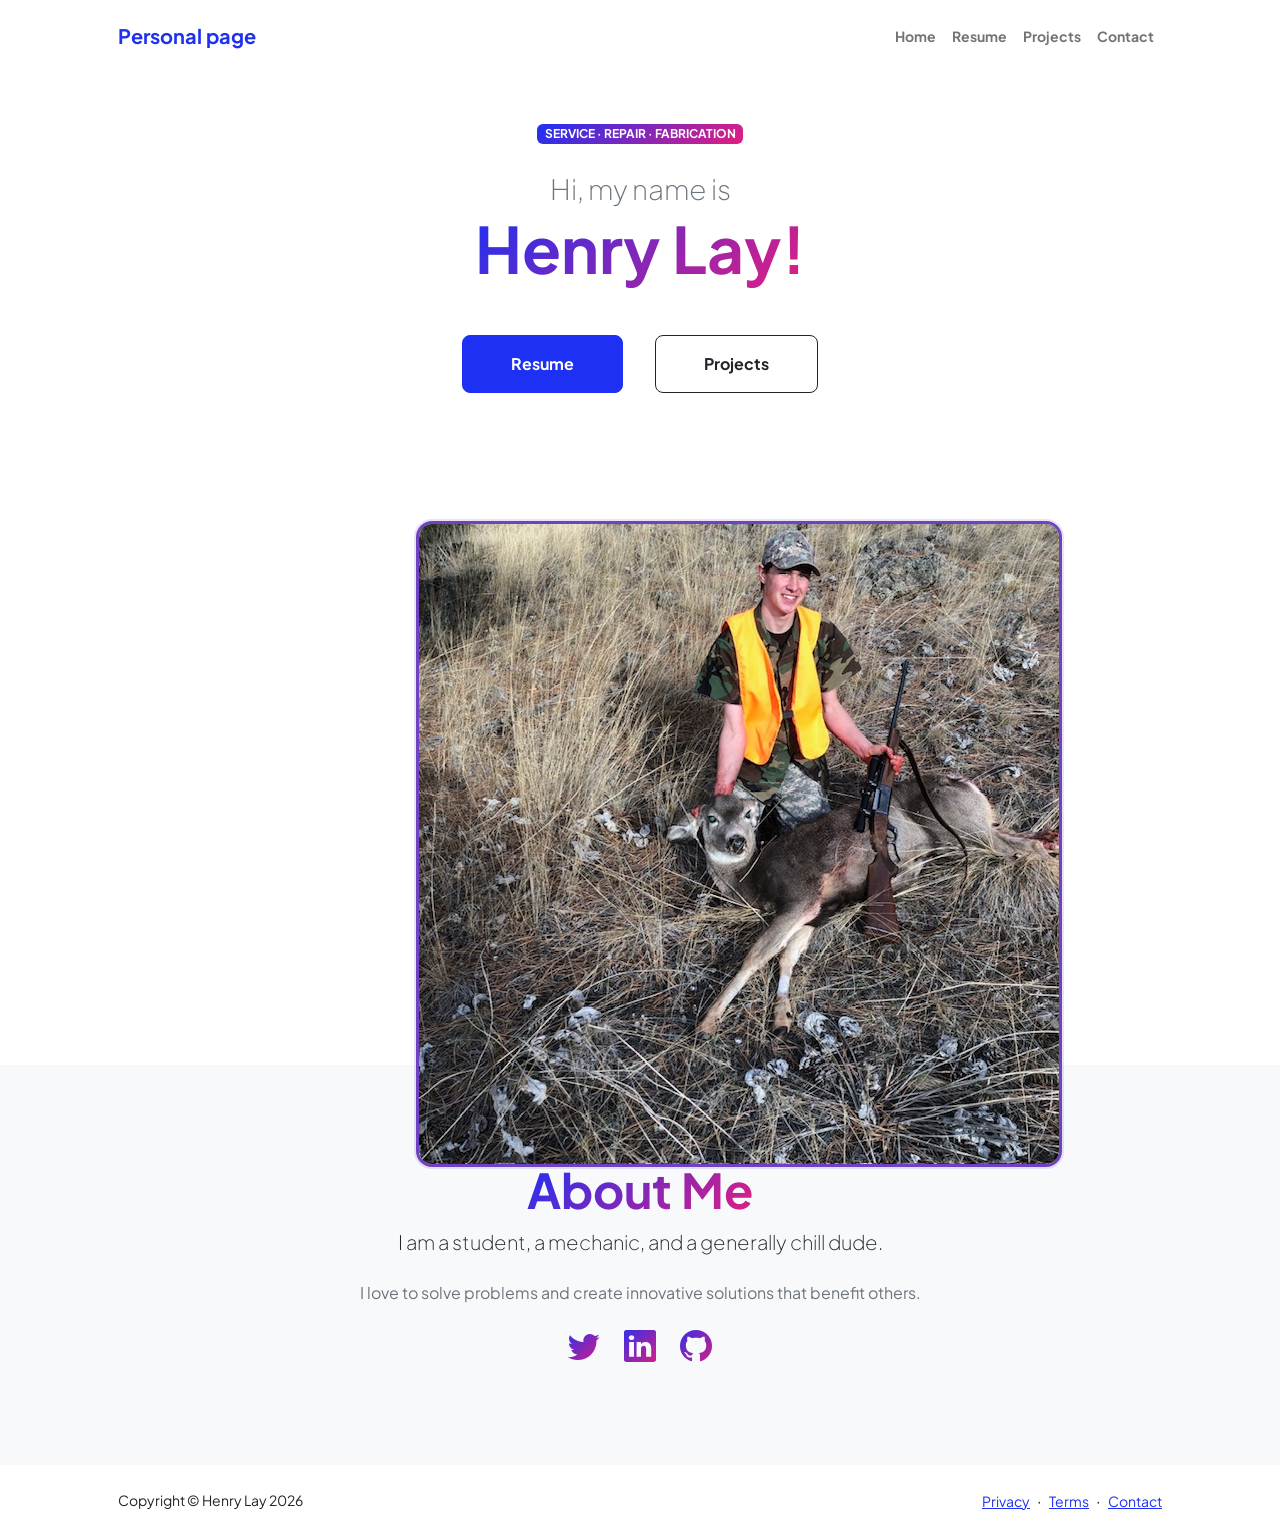
<file: index.html>
<!DOCTYPE html>
<html lang="en">
    <head>
        <meta charset="utf-8" />
        <meta name="viewport" content="width=device-width, initial-scale=1, shrink-to-fit=no" />
        <meta name="description" content="" />
        <meta name="author" content="" />
        <title>Personal - Start Bootstrap Theme</title>
        <!-- Favicon-->
        <link rel="icon" type="image/x-icon" href="favicon.ico" />
        <!-- Custom Google font-->
        <link rel="preconnect" href="https://fonts.googleapis.com" />
        <link rel="preconnect" href="https://fonts.gstatic.com" crossorigin />
        <link href="https://fonts.googleapis.com/css2?family=Plus+Jakarta+Sans:wght@100;200;300;400;500;600;700;800;900&amp;display=swap" rel="stylesheet" />
        <!-- Bootstrap icons-->
        <link href="https://cdn.jsdelivr.net/npm/bootstrap-icons@1.8.1/font/bootstrap-icons.css" rel="stylesheet" />
        <!-- Core theme CSS (includes Bootstrap)-->
        <link href="styles.css" rel="stylesheet" />
    </head>
    <body class="d-flex flex-column h-100">
        <main class="flex-shrink-0">
            <!-- Navigation-->
            <nav class="navbar navbar-expand-lg navbar-light bg-white py-3">
                <div class="container px-5">
                    <a class="navbar-brand" href="index.html"><span class="fw-bolder text-primary">Personal page</span></a>
                    <button class="navbar-toggler" type="button" data-bs-toggle="collapse" data-bs-target="#navbarSupportedContent" aria-controls="navbarSupportedContent" aria-expanded="false" aria-label="Toggle navigation"><span class="navbar-toggler-icon"></span></button>
                    <div class="collapse navbar-collapse" id="navbarSupportedContent">
                        <ul class="navbar-nav ms-auto mb-2 mb-lg-0 small fw-bolder">
                            <li class="nav-item"><a class="nav-link" href="index.html">Home</a></li>
                            <li class="nav-item"><a class="nav-link" href="resume.html">Resume</a></li>
                            <li class="nav-item"><a class="nav-link" href="Projects-scratch.html">Projects</a></li>
                            <li class="nav-item"><a class="nav-link" href="contact.html">Contact</a></li>
                        </ul>
                    </div>
                </div>
            </nav>
            <!-- Header-->
            <header class="py-5">
                <div class="container px-5 pb-5">
                    <div class="row gx-5 align-items-center">
                        <div class="col-xxl-5">
                            <!-- Header text content-->
                            <div class="text-center text-xxl-start">
                                <div class="badge bg-gradient-primary-to-secondary text-white mb-4"><div class="text-uppercase">Service &middot; Repair &middot; Fabrication</div></div>
                                <div class="fs-3 fw-light text-muted">Hi, my name is</div>
                                <h1 class="display-3 fw-bolder mb-5"><span class="text-gradient d-inline">Henry Lay!</span></h1>
                                <div class="d-grid gap-3 d-sm-flex justify-content-sm-center justify-content-xxl-start mb-3">
                                    <a class="btn btn-primary btn-lg px-5 py-3 me-sm-3 fs-6 fw-bolder" href="resume.html">Resume</a>
                                    <a class="btn btn-outline-dark btn-lg px-5 py-3 fs-6 fw-bolder" href="Projects-scratch.html">Projects</a>
                                </div>
                            </div>
                        </div>
                        <div class="col-xxl-7">
                            <!-- Header profile picture-->
                            <div class="d-flex justify-content-center mt-5 mt-xxl-0">
                                <div class="profile bg-gradient-primary-to-secondary">
                                    <!-- TIP: For best results, use a photo with a transparent background like the demo example below-->
                                    <!-- Watch a tutorial on how to do this on YouTube (link)-->
                                    <img class="IMG_2179-IMG" src="IMG_2179.JPG" alt="..." />
                                </div>
                            </div>
                        </div>
                    </div>
                </div>
            </header>
            <!-- About Section-->
            <section class="bg-light py-5">
                <div class="container px-5">
                    <div class="row gx-5 justify-content-center">
                        <div class="col-xxl-8">
                            <div class="text-center my-5">
                                <h2 class="display-5 fw-bolder"><span class="text-gradient d-inline">About Me</span></h2>
                                <p class="lead fw-light mb-4">I am a student, a mechanic, and a generally chill dude.</p>
                                <p class="text-muted">I love to solve problems and create innovative solutions that benefit others.</p>
                                <div class="d-flex justify-content-center fs-2 gap-4">
                                    <a class="text-gradient" href="#!"><i class="bi bi-twitter"></i></a>
                                    <a class="text-gradient" href="#!"><i class="bi bi-linkedin"></i></a>
                                    <a class="text-gradient" href="#!"><i class="bi bi-github"></i></a>
                                </div>
                            </div>
                        </div>
                    </div>
                </div>
            </section>
        </main>
        <!-- Footer-->
        <footer class="bg-white py-4 mt-auto">
            <div class="container px-5">
                <div class="row align-items-center justify-content-between flex-column flex-sm-row">
                    <div class="col-auto"><div class="small m-0">Copyright &copy; Henry Lay 2026</div></div>
                    <div class="col-auto">
                        <a class="small" href="#!">Privacy</a>
                        <span class="mx-1">&middot;</span>
                        <a class="small" href="#!">Terms</a>
                        <span class="mx-1">&middot;</span>
                        <a class="small" href="#!">Contact</a>
                    </div>
                </div>
            </div>
        </footer>
        <!-- Bootstrap core JS-->
        <script src="https://cdn.jsdelivr.net/npm/bootstrap@5.2.3/dist/js/bootstrap.bundle.min.js"></script>
        <!-- Core theme JS-->
        <script src="scripts.js"></script>
    </body>
</html>
</file>
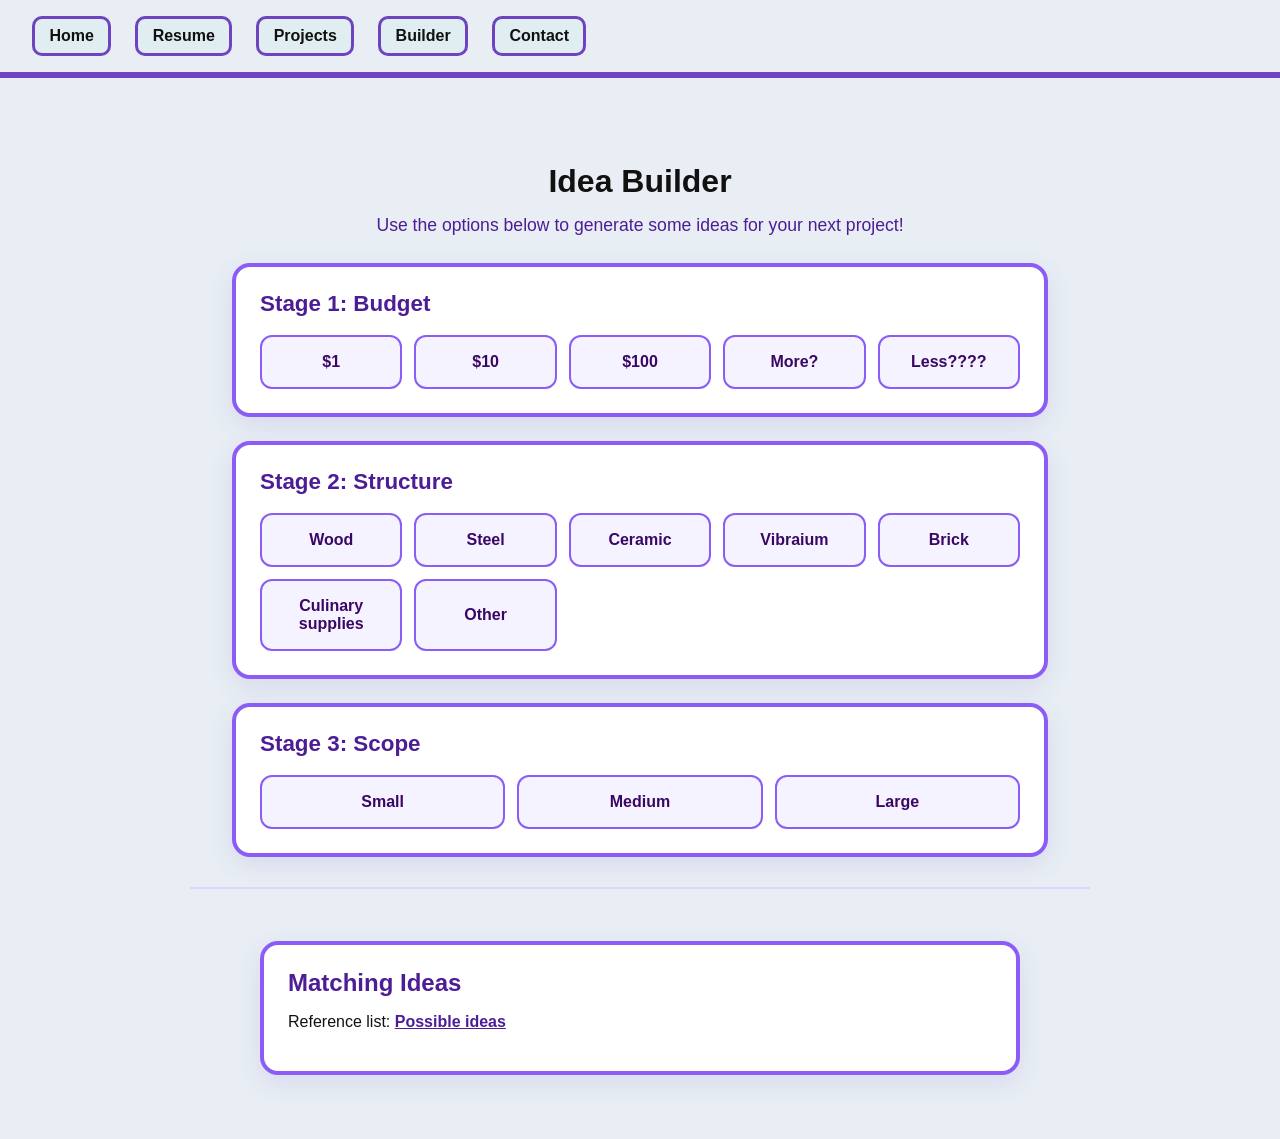
<file: Builder.html>
<html>
    <head>
        <title>Idea Builder</title>
        <style>
            body {
                margin: 0;
                font-family: "Plus Jakarta Sans", Arial, sans-serif;
                background: #e8eef4;
                color: #111;
            }

            nav {
                text-align: left;
                width: 100%;
                padding: 1rem 2rem 0;
                border-bottom: 6px solid #6f42c1;
                box-sizing: border-box;
            }

            nav ul {
                display: flex;
                justify-content: flex-start;
                align-items: center;
                gap: 1.5rem;
                list-style: none;
                margin: 0;
                padding: 0 0 1rem;
                flex-wrap: wrap;
            }

            nav li {
                display: inline-block;
            }

            nav a {
                color: #111;
                text-decoration: none;
                border: 3px solid #6f42c1;
                border-radius: 10px;
                padding: 0.5rem 0.9rem;
                display: inline-block;
                background: #e0edf1;
                font-weight: 600;
            }

            .builder-shell {
                max-width: 900px;
                margin: 40px auto;
                padding: 24px;
            }

            h1 {
                margin-bottom: 12px;
                text-align: center;
            }

            .intro-text {
                margin: 0 0 20px;
                text-align: center;
                font-size: 1.1rem;
                color: #4c1d95;
                line-height: 1.5;
            }

            .stage-flow {
                display: flex;
                justify-content: center;
                margin-top: 24px;
            }

            .stage-card {
                width: 100%;
                max-width: 760px;
                padding: 24px;
                background: #ffffff;
                border: 4px solid #8b5cf6;
                border-radius: 18px;
                box-shadow: 0 8px 24px rgba(107, 70, 193, 0.12);
            }

            .stage-header {
                font-size: 1.4rem;
                font-weight: 700;
                margin-bottom: 18px;
                color: #4c1d95;
            }

            .option-grid {
                display: grid;
                grid-template-columns: repeat(auto-fit, minmax(120px, 1fr));
                gap: 12px;
            }

            .option {
                padding: 16px 12px;
                font-size: 1rem;
                font-weight: 600;
                border: 2px solid #8b5cf6;
                border-radius: 12px;
                background: #f5f3ff;
                color: #3b0764;
                cursor: pointer;
                transition: all 0.2s ease;
            }

            .option:hover,
            .option.selected {
                background: #ede9fe;
                transform: translateY(-1px);
                box-shadow: 0 0 0 2px rgba(139, 92, 246, 0.2);
            }

            .idea-box {
                margin-top: 30px;
                padding-top: 20px;
                border-top: 2px solid #ddd6fe;
            }

            label {
                display: block;
                font-weight: 700;
                margin-bottom: 10px;
            }

            textarea,
            input[type="text"] {
                width: 100%;
                box-sizing: border-box;
                padding: 12px;
                border: 2px solid #c4b5fd;
                border-radius: 10px;
                resize: vertical;
                font: inherit;
            }

            .generate-button {
                margin-top: 16px;
                padding: 12px 20px;
                background: #8b5cf6;
                color: white;
                border: none;
                border-radius: 10px;
                font-weight: 700;
                cursor: pointer;
            }

            .ideas-panel {
                width: 100%;
                max-width: 760px;
                margin: 32px auto 0;
                padding: 24px;
                background: #ffffff;
                border: 4px solid #8b5cf6;
                border-radius: 18px;
                box-sizing: border-box;
                box-shadow: 0 8px 24px rgba(107, 70, 193, 0.12);
            }

            .ideas-panel h2 {
                margin: 0 0 12px;
                color: #4c1d95;
            }

            .ideas-panel a {
                color: #4c1d95;
                font-weight: 700;
            }

            .idea-result-list {
                margin: 16px 0 0;
                padding-left: 20px;
                line-height: 1.8;
                color: #111;
            }

            .hidden {
                display: none;
            }
        </style>
    </head>
    <body>
        <nav>
            <ul>
                <li><a href="index.html">Home</a></li>
                <li><a href="resume.html">Resume</a></li>
                <li><a href="Projects-scratch.html">Projects</a></li>
                <li><a href="Builder.html">Builder</a></li>
                <li><a href="contact.html">Contact</a></li>
            </ul>
        </nav>
        <div class="builder-shell">
            <h1>Idea Builder</h1>
            <p class="intro-text">Use the options below to generate some ideas for your next project!</p>
            <div class="stage-flow">
                <div class="stage-card">
                    <div class="stage-header">Stage 1: Budget</div>
                    <div class="option-grid">
                        <button type="button" class="option" data-budget="$1">$1</button>
                        <button type="button" class="option" data-budget="$10">$10</button>
                        <button type="button" class="option" data-budget="$100">$100</button>
                        <button type="button" class="option" data-budget="More?">More?</button>
                        <button type="button" class="option" data-budget="Less????">Less????</button>
                    </div>
                </div>
            </div>

            <div class="stage-flow">
                <div class="stage-card">
                    <div class="stage-header">Stage 2: Structure</div>
                    <div class="option-grid">
                        <button type="button" class="option structure-option" data-structure="Wood">Wood</button>
                        <button type="button" class="option structure-option" data-structure="Steel">Steel</button>
                        <button type="button" class="option structure-option" data-structure="Ceramic">Ceramic</button>
                        <button type="button" class="option structure-option" data-structure="Vibraium">Vibraium</button>
                        <button type="button" class="option structure-option" data-structure="Brick">Brick</button>
                        <button type="button" class="option structure-option" data-structure="Culinary supplies">Culinary supplies</button>
                        <button type="button" class="option structure-option" data-structure="Other">Other</button>
                    </div>

                    <div id="other-structure-wrapper" class="hidden" style="margin-top: 16px;">
                        <label for="other-structure">Please specify</label>
                        <input id="other-structure" type="text" placeholder="Please specify" />
                    </div>
                </div>
            </div>

            <div class="stage-flow">
                <div class="stage-card">
                    <div class="stage-header">Stage 3: Scope</div>
                    <div class="option-grid">
                        <button type="button" class="option scope-option" data-scope="Small">Small</button>
                        <button type="button" class="option scope-option" data-scope="Medium">Medium</button>
                        <button type="button" class="option scope-option" data-scope="Large">Large</button>
                    </div>
                </div>
            </div>

            <div class="idea-box">
                <div id="status-text" class="status-text" aria-live="polite" style="margin-top: 12px; display: none; font-weight: 700; color: #4c1d95;"></div>
            </div>

            <div class="ideas-panel">
                <h2>Matching Ideas</h2>
                <p>Reference list: <a href="Possible%20ideas" target="_blank" rel="noopener">Possible ideas</a></p>
                <ul id="idea-results" class="idea-result-list"></ul>
            </div>
        </div>

        <script>
            let selectedBudget = "";
            let selectedStructure = "";
            let selectedScope = "";

            const statusText = document.getElementById('status-text');
            const ideaResults = document.getElementById('idea-results');

            const ideaDatabase = {
                "$1": {
                    Wood: { Small: ["Toothpick model bridge", "Mini wooden bookmark (scrap wood)", "Popsicle-stick phone stand", "Scrap-wood keychain", "Tiny wooden puzzle piece"], Medium: ["Small shelf from discarded pallet wood", "Rustic picture frame", "Simple bird perch", "Scrap-wood desk organizer", "Mini planter box"], Large: ["Pallet-wood outdoor bench", "Garden compost bin", "Rustic wall paneling", "Wooden crate storage system", "DIY pallet coffee table"] },
                    Steel: { Small: ["Paperclip sculpture", "Tin-can candle holder", "Small wire hook", "Binder-clip phone stand", "Steel washer keychain"], Medium: ["Tin-can lantern", "Wire photo display", "Scrap-metal wind chime", "Simple metal bracket shelf", "Steel-washer coaster set"], Large: ["Scrap-metal garden trellis", "Rebar art sculpture", "Tin-can rocket stove", "Sheet-metal reflector oven", "Steel-pipe clothes rack (found pipes)"] },
                    Ceramic: { Small: ["Broken-tile mosaic coaster", "Ceramic shard jewelry", "Mini planter from a broken mug", "Mosaic fridge magnet", "Ceramic shard keychain"], Medium: ["Mosaic stepping stone", "Tile-top side table (scrap tile)", "Ceramic wall art", "Mosaic serving tray", "Broken-pot fairy garden"], Large: ["Mosaic patio tabletop", "Ceramic garden path", "Large mosaic mural", "Repaired pottery display", "Ceramic-tile fire pit surround"] },
                    Vibraium: { Small: ["Mini 'energy core' prop", "Vibranium-themed keychain", "Tiny shield replica", "Sci-fi badge", "Micro-prop for cosplay"], Medium: ["Vibranium gauntlet prop", "Sci-fi wall panel", "Futuristic mask", "Energy-reactor desk ornament", "Vibranium-style dagger prop"], Large: ["Full cosplay shield", "Sci-fi armor chest piece", "Vibranium reactor display", "Futuristic door panel", "Full helmet build"] },
                    Brick: { Small: ["Mini brick paperweight", "Brick pencil holder", "Brick bookend", "Brick planter", "Brick candle stand"], Medium: ["Brick BBQ starter chimney", "Brick garden border", "Brick fire-safe box", "Brick tool stand", "Brick outdoor stool"], Large: ["Brick oven base", "Brick fire pit", "Brick retaining wall", "Brick grill station", "Brick patio square"] },
                    "Culinary supplies": { Small: ["Sugar-cube sculpture", "Pasta-stick model tower", "Salt-dough ornament", "Spice-jar candle holder", "Cookie-cutter clay mold"], Medium: ["Salt-dough bowl", "Pasta-art wall piece", "DIY spice rack (reused jars)", "Bread-dough sculpture", "Culinary-themed centerpiece"], Large: ["Gingerbread architectural model", "Large salt-dough statue", "Pasta-art mural", "Culinary-material sculpture", "Food-based event display"] },
                    Other: { Small: ["Paper origami", "Rubber-band powered car", "Bottle-cap art", "Cardboard phone stand", "Mini duct-tape wallet"], Medium: ["Cardboard VR viewer", "Plastic-bottle planter", "Rope wall hanging", "DIY kite", "Simple LED throwie"], Large: ["Cardboard furniture", "PVC pipe greenhouse frame", "Large rope hammock", "DIY tarp shelter", "Recycled-material sculpture"] }
                },
                "$10": {
                    Wood: { Small: ["Carved spoon", "Wooden dice", "Mini jewelry box", "Small picture frame", "Wooden puzzle"], Medium: ["Cutting board", "Wall shelf", "Birdhouse", "Tool caddy", "Coat rack"], Large: ["Coffee table", "Garden bench", "Bookshelf", "Raised planter", "Shoe rack"] },
                    Steel: { Small: ["Steel-washer fidget toy", "Wire sculpture", "Tin-can stove", "Small bracket set", "Metal key organizer"], Medium: ["Metal wall art", "Wire basket", "Steel-pipe lamp base", "Sheet-metal toolbox", "Rebar garden stake"], Large: ["Steel-pipe shelving", "Metal fire pit", "Welded sculpture", "Steel-frame table", "Metal garden arch"] },
                    Ceramic: { Small: ["Painted tile coaster", "Mini ceramic planter", "Mosaic trivet", "Tile magnet set", "Ceramic pendant"], Medium: ["Mosaic mirror frame", "Tile backsplash panel", "Ceramic wall mosaic", "Tile-top table", "Ceramic planter pot"], Large: ["Mosaic patio table", "Ceramic fountain base", "Large tile mural", "Ceramic garden path", "Tile fire-pit surround"] },
                    Vibraium: { Small: ["Mini shield", "Energy-core prop", "Vibranium coin", "Sci-fi badge", "Tiny armor plate"], Medium: ["Arm bracer", "Helmet front plate", "Reactor prop", "Vibranium dagger", "Sci-fi shoulder armor"], Large: ["Full shield", "Chest armor", "Helmet", "Reactor display", "Full cosplay suit"] },
                    Brick: { Small: ["Brick candle holder", "Brick bookend", "Brick planter", "Brick incense stand", "Brick paperweight"], Medium: ["Brick grill starter", "Brick garden border", "Brick tool stand", "Brick stool", "Brick mailbox base"], Large: ["Brick oven", "Brick fire pit", "Brick patio", "Brick retaining wall", "Brick grill station"] },
                    "Culinary supplies": { Small: ["Salt-dough ornaments", "Sugar-cube sculptures", "Pasta-art models", "Spice-jar crafts", "Cookie-cutter clay shapes"], Medium: ["Salt-dough bowls", "Pasta-art wall decor", "Culinary centerpiece", "Bread-dough sculpture", "Jar-based lanterns"], Large: ["Gingerbread structures", "Large salt-dough statue", "Pasta mural", "Culinary sculpture", "Food-art display"] },
                    Other: { Small: ["Duct-tape wallet", "Origami set", "Bottle-cap art", "Cardboard organizer", "Rope keychain"], Medium: ["PVC frame", "Cardboard VR viewer", "Rope wall hanging", "Plastic-bottle lamp", "DIY kite"], Large: ["PVC greenhouse", "Cardboard furniture", "Rope hammock", "Tarp shelter", "Recycled sculpture"] }
                },
                "$100": {
                    Wood: { Small: ["Hardwood pen", "Carved figurine", "Premium picture frame", "Jewelry box", "Wooden phone amplifier"], Medium: ["Hardwood cutting board", "Floating shelf", "Wooden stool", "Wall mounted desk organizer", "Wooden lamp base"], Large: ["Custom hardwood bench", "Bookshelf unit", "Dining table accent", "Plantation-style chair set", "Large storage cabinet"] },
                    Steel: { Small: ["Precision metal bookmark", "Steel pendant", "Custom bracket set", "Metal dice set", "Mini metal tray"], Medium: ["Steel wall sculpture", "Metal planter stand", "Custom tool rack", "Metal side table", "Steel-backed shelf"], Large: ["Steel frame bench", "Large metal table", "Garden trellis wall", "Industrial rack system", "Custom metal bench"] },
                    Ceramic: { Small: ["Decorative ceramic tile set", "Mini ceramic vase", "Mosaic trivet", "Handmade mug set", "Ceramic earrings"], Medium: ["Large ceramic planter", "Tile-top stool", "Decorative wall panel", "Ceramic sink stand", "Mosaic chair side table"], Large: ["Ceramic tiled bench", "Large mosaic table", "Outdoor ceramic planter wall", "Custom ceramic garden path", "Large tile art wall"] },
                    Vibraium: { Small: ["Prototype energy token", "Mini display shield", "Tech badge", "Collector coin", "Sci-fi keyfob"], Medium: ["Advanced gauntlet unit", "Display reactor", "Helmet shell", "Energy blade stand", "Custom sci-fi rack"], Large: ["Full armor display", "Reactor wall display", "Cosplay chestpiece", "Heroic shield panel", "Large sci-fi installation"] },
                    Brick: { Small: ["Brick ornament set", "Brick bookend pair", "Mini brick planter", "Brick candle jars", "Brick desk tray"], Medium: ["Brick table base", "Brick compost bin", "Brick rolling cart", "Brick pub stool", "Brick fireplace surround"], Large: ["Brick pizza oven", "Brick patio set", "Brick storage wall", "Brick outdoor oven", "Brick garden retreat"] },
                    "Culinary supplies": { Small: ["Decorative sugar set", "Mini spice display", "Pasta sculpture set", "Cookie cutter art", "Clay food prop set"], Medium: ["Large culinary centerpiece", "Pasta-art partition", "Spice organizer wall", "Bread-form stool", "Tabletop food display"], Large: ["Giant gingerbread structure", "Large food-art installation", "Culinary mural wall", "Pasta architecture display", "Festival food tableau"] },
                    Other: { Small: ["Origami set box", "Plastic art panel", "Rope key organizer", "Bottle-cap display", "Cardboard organizer kit"], Medium: ["Mixed-material chair", "PVC art frame", "Tarp shade panel", "Cardboard display wall", "Rope wall sculpture"], Large: ["Large recycled installation", "PVC workshop frame", "Tarp structure", "Large cardboard build", "Mixed-material furniture set"] }
                }
            };

            function normalizeStructure(value) {
                if (!value) return "";
                return value.trim();
            }

            function getIdeasForCurrentSelection() {
                if (!selectedBudget || !selectedStructure || !selectedScope) {
                    return [];
                }

                const budgetKey = selectedBudget;
                const structureKey = normalizeStructure(selectedStructure);
                const scopeKey = selectedScope;

                const budgetGroup = ideaDatabase[budgetKey] || ideaDatabase["$1"];
                const structureGroup = budgetGroup[structureKey] || budgetGroup.Wood || {};
                const matches = structureGroup[scopeKey] || [];

                return matches.slice(0, 5);
            }

            function renderIdeas() {
                const ideas = getIdeasForCurrentSelection();
                ideaResults.innerHTML = ideas.map((idea) => `<li>${idea}</li>`).join('');
            }

            function updateStatus(message, isVisible = true) {
                statusText.textContent = message;
                statusText.style.display = isVisible ? 'block' : 'none';
            }

            document.querySelectorAll('.option').forEach((button) => {
                button.addEventListener('click', () => {
                    const isStructureOption = button.classList.contains('structure-option');
                    const isScopeOption = button.classList.contains('scope-option');

                    if (isStructureOption) {
                        document.querySelectorAll('.structure-option').forEach((btn) => btn.classList.remove('selected'));
                        button.classList.add('selected');
                        selectedStructure = button.dataset.structure || button.textContent.trim();

                        const otherWrapper = document.getElementById('other-structure-wrapper');
                        const otherInput = document.getElementById('other-structure');

                        if (selectedStructure === 'Other') {
                            otherWrapper.classList.remove('hidden');
                            otherInput.focus();
                        } else {
                            otherWrapper.classList.add('hidden');
                            otherInput.value = '';
                        }
                        renderIdeas();
                        return;
                    }

                    if (isScopeOption) {
                        document.querySelectorAll('.scope-option').forEach((btn) => btn.classList.remove('selected'));
                        button.classList.add('selected');
                        selectedScope = button.dataset.scope || button.textContent.trim();
                        renderIdeas();
                        return;
                    }

                    document.querySelectorAll('.option').forEach((btn) => {
                        if (!btn.classList.contains('structure-option') && !btn.classList.contains('scope-option')) {
                            btn.classList.remove('selected');
                        }
                    });
                    button.classList.add('selected');
                    selectedBudget = button.dataset.budget || button.textContent.trim();
                    renderIdeas();
                });
            });

            renderIdeas();
        </script>
    </body>
</html>
</file>
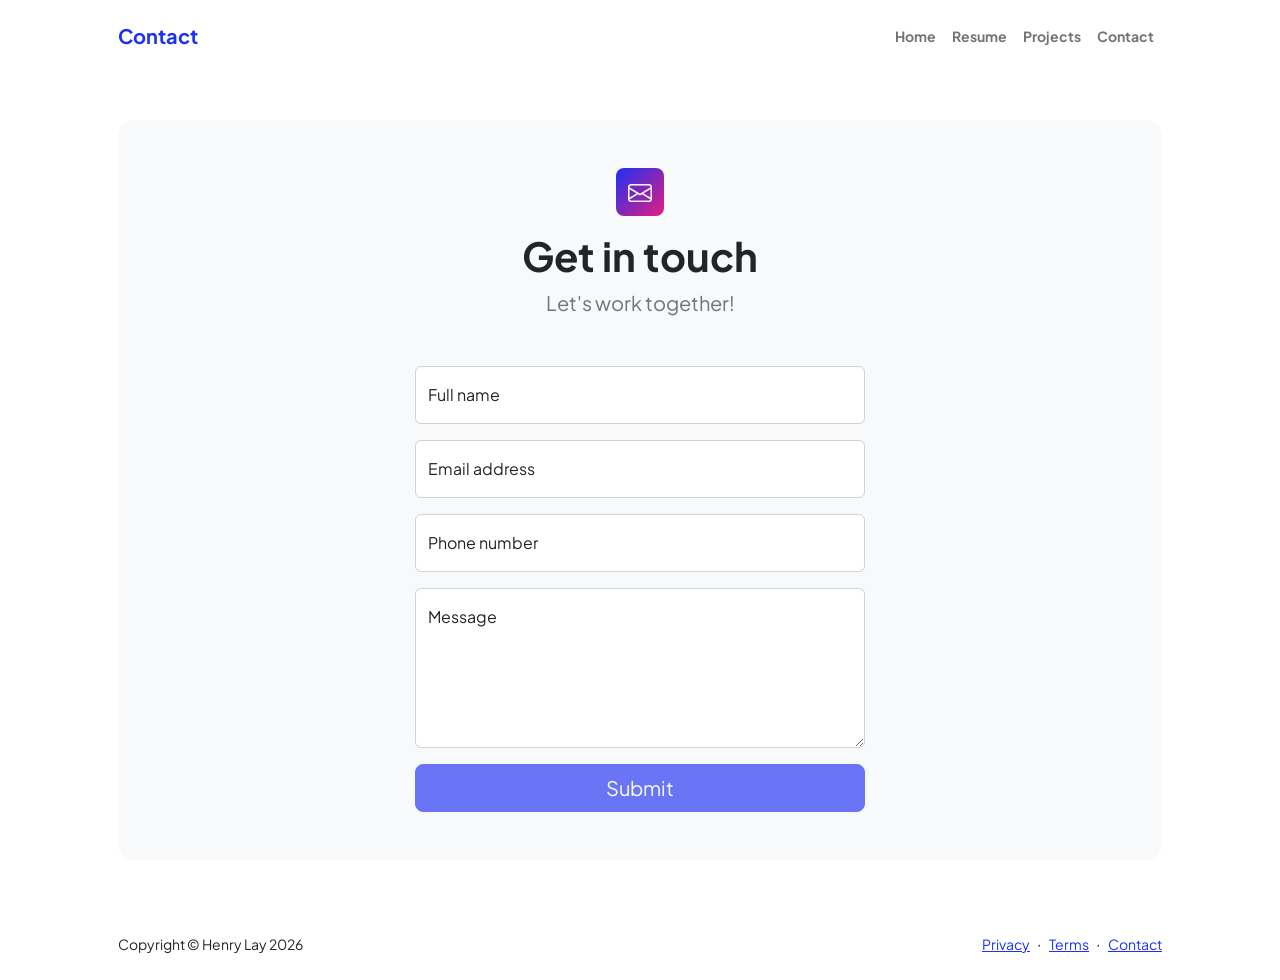
<file: contact.html>
<!DOCTYPE html>
<html lang="en">
    <head>
        <meta charset="utf-8" />
        <meta name="viewport" content="width=device-width, initial-scale=1, shrink-to-fit=no" />
        <meta name="description" content />
        <meta name="author" content />
        <title>Modern Business - Start Bootstrap Template</title>
        <!-- Favicon-->
        <link rel="icon" type="image/x-icon" href="favicon.ico" />
        <!-- Custom Google font-->
        <link rel="preconnect" href="https://fonts.googleapis.com" />
        <link rel="preconnect" href="https://fonts.gstatic.com" crossorigin />
        <link href="https://fonts.googleapis.com/css2?family=Plus+Jakarta+Sans:wght@100;200;300;400;500;600;700;800;900&amp;display=swap" rel="stylesheet" />
        <!-- Bootstrap icons-->
        <link href="https://cdn.jsdelivr.net/npm/bootstrap-icons@1.8.1/font/bootstrap-icons.css" rel="stylesheet" />
        <!-- Core theme CSS (includes Bootstrap)-->
        <link href="styles.css" rel="stylesheet" />
    </head>
    <body class="d-flex flex-column">
        <main class="flex-shrink-0">
            <!-- Navigation-->
            <nav class="navbar navbar-expand-lg navbar-light bg-white py-3">
                <div class="container px-5">
                    <a class="navbar-brand" href="index.html"><span class="fw-bolder text-primary">Contact</span></a>
                    <button class="navbar-toggler" type="button" data-bs-toggle="collapse" data-bs-target="#navbarSupportedContent" aria-controls="navbarSupportedContent" aria-expanded="false" aria-label="Toggle navigation"><span class="navbar-toggler-icon"></span></button>
                    <div class="collapse navbar-collapse" id="navbarSupportedContent">
                        <ul class="navbar-nav ms-auto mb-2 mb-lg-0 small fw-bolder">
                            <li class="nav-item"><a class="nav-link" href="index.html">Home</a></li>
                            <li class="nav-item"><a class="nav-link" href="resume.html">Resume</a></li>
                            <li class="nav-item"><a class="nav-link" href="Projects-scratch.html">Projects</a></li>
                            <li class="nav-item"><a class="nav-link" href="contact.html">Contact</a></li>
                        </ul>
                    </div>
                </div>
            </nav>
            <!-- Page content-->
            <section class="py-5">
                <div class="container px-5">
                    <!-- Contact form-->
                    <div class="bg-light rounded-4 py-5 px-4 px-md-5">
                        <div class="text-center mb-5">
                            <div class="feature bg-primary bg-gradient-primary-to-secondary text-white rounded-3 mb-3"><i class="bi bi-envelope"></i></div>
                            <h1 class="fw-bolder">Get in touch</h1>
                            <p class="lead fw-normal text-muted mb-0">Let's work together!</p>
                        </div>
                        <div class="row gx-5 justify-content-center">
                            <div class="col-lg-8 col-xl-6">
                                <!-- * * * * * * * * * * * * * * *-->
                                <!-- * * SB Forms Contact Form * *-->
                                <!-- * * * * * * * * * * * * * * *-->
                                <!-- This form is pre-integrated with SB Forms.-->
                                <!-- To make this form functional, sign up at-->
                                <!-- https://startbootstrap.com/solution/contact-forms-->
                                <!-- to get an API token!-->
                                <form id="contactForm" data-sb-form-api-token="API_TOKEN">
                                    <!-- Name input-->
                                    <div class="form-floating mb-3">
                                        <input class="form-control" id="name" type="text" placeholder="Enter your name..." data-sb-validations="required" />
                                        <label for="name">Full name</label>
                                        <div class="invalid-feedback" data-sb-feedback="name:required">A name is required.</div>
                                    </div>
                                    <!-- Email address input-->
                                    <div class="form-floating mb-3">
                                        <input class="form-control" id="email" type="email" placeholder="name@example.com" data-sb-validations="required,email" />
                                        <label for="email">Email address</label>
                                        <div class="invalid-feedback" data-sb-feedback="email:required">An email is required.</div>
                                        <div class="invalid-feedback" data-sb-feedback="email:email">Email is not valid.</div>
                                    </div>
                                    <!-- Phone number input-->
                                    <div class="form-floating mb-3">
                                        <input class="form-control" id="phone" type="tel" placeholder="(123) 456-7890" data-sb-validations="required" />
                                        <label for="phone">Phone number</label>
                                        <div class="invalid-feedback" data-sb-feedback="phone:required">A phone number is required.</div>
                                    </div>
                                    <!-- Message input-->
                                    <div class="form-floating mb-3">
                                        <textarea class="form-control" id="message" type="text" placeholder="Enter your message here..." style="height: 10rem" data-sb-validations="required"></textarea>
                                        <label for="message">Message</label>
                                        <div class="invalid-feedback" data-sb-feedback="message:required">A message is required.</div>
                                    </div>
                                    <!-- Submit success message-->
                                    <!---->
                                    <!-- This is what your users will see when the form-->
                                    <!-- has successfully submitted-->
                                    <div class="d-none" id="submitSuccessMessage">
                                        <div class="text-center mb-3">
                                            <div class="fw-bolder">Form submission successful!</div>
                                            To activate this form, sign up at
                                            <br />
                                            <a href="https://startbootstrap.com/solution/contact-forms">https://startbootstrap.com/solution/contact-forms</a>
                                        </div>
                                    </div>
                                    <!-- Submit error message-->
                                    <!---->
                                    <!-- This is what your users will see when there is-->
                                    <!-- an error submitting the form-->
                                    <div class="d-none" id="submitErrorMessage"><div class="text-center text-danger mb-3">Error sending message!</div></div>
                                    <!-- Submit Button-->
                                    <div class="d-grid"><button class="btn btn-primary btn-lg disabled" id="submitButton" type="submit">Submit</button></div>
                                </form>
                            </div>
                        </div>
                    </div>
                </div>
            </section>
        </main>
        <!-- Footer-->
        <footer class="bg-white py-4 mt-auto">
            <div class="container px-5">
                <div class="row align-items-center justify-content-between flex-column flex-sm-row">
                    <div class="col-auto"><div class="small m-0">Copyright &copy; Henry Lay 2026</div></div>
                    <div class="col-auto">
                        <a class="small" href="#!">Privacy</a>
                        <span class="mx-1">&middot;</span>
                        <a class="small" href="#!">Terms</a>
                        <span class="mx-1">&middot;</span>
                        <a class="small" href="#!">Contact</a>
                    </div>
                </div>
            </div>
        </footer>
        <!-- Bootstrap core JS-->
        <script src="https://cdn.jsdelivr.net/npm/bootstrap@5.2.3/dist/js/bootstrap.bundle.min.js"></script>
        <!-- Core theme JS-->
        <script src="scripts.js"></script>
        <!-- * * * * * * * * * * * * * * * * * * * * * * * * * * * * * * * * * * * * * * * *-->
        <!-- * *                               SB Forms JS                               * *-->
        <!-- * * Activate your form at https://startbootstrap.com/solution/contact-forms * *-->
        <!-- * * * * * * * * * * * * * * * * * * * * * * * * * * * * * * * * * * * * * * * *-->
        <script src="https://cdn.startbootstrap.com/sb-forms-latest.js"></script>
    </body>
</html>
</file>
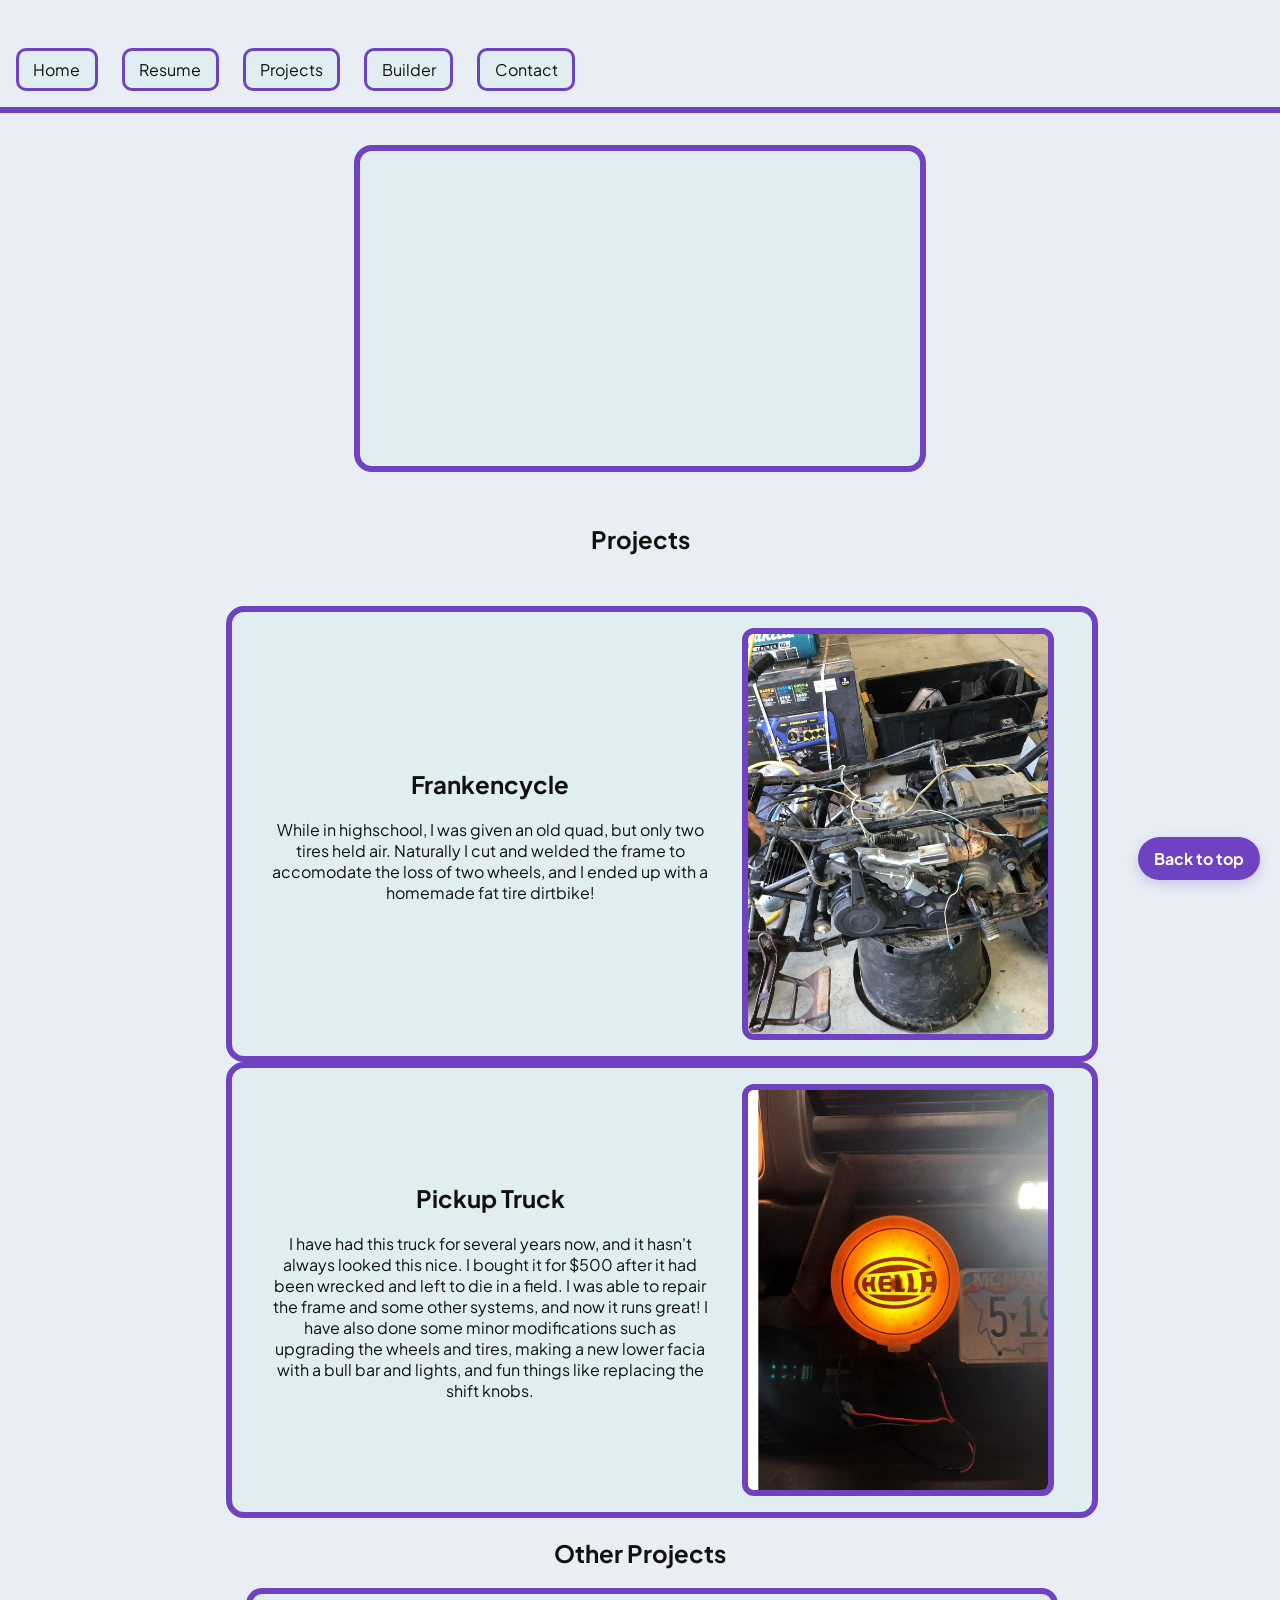
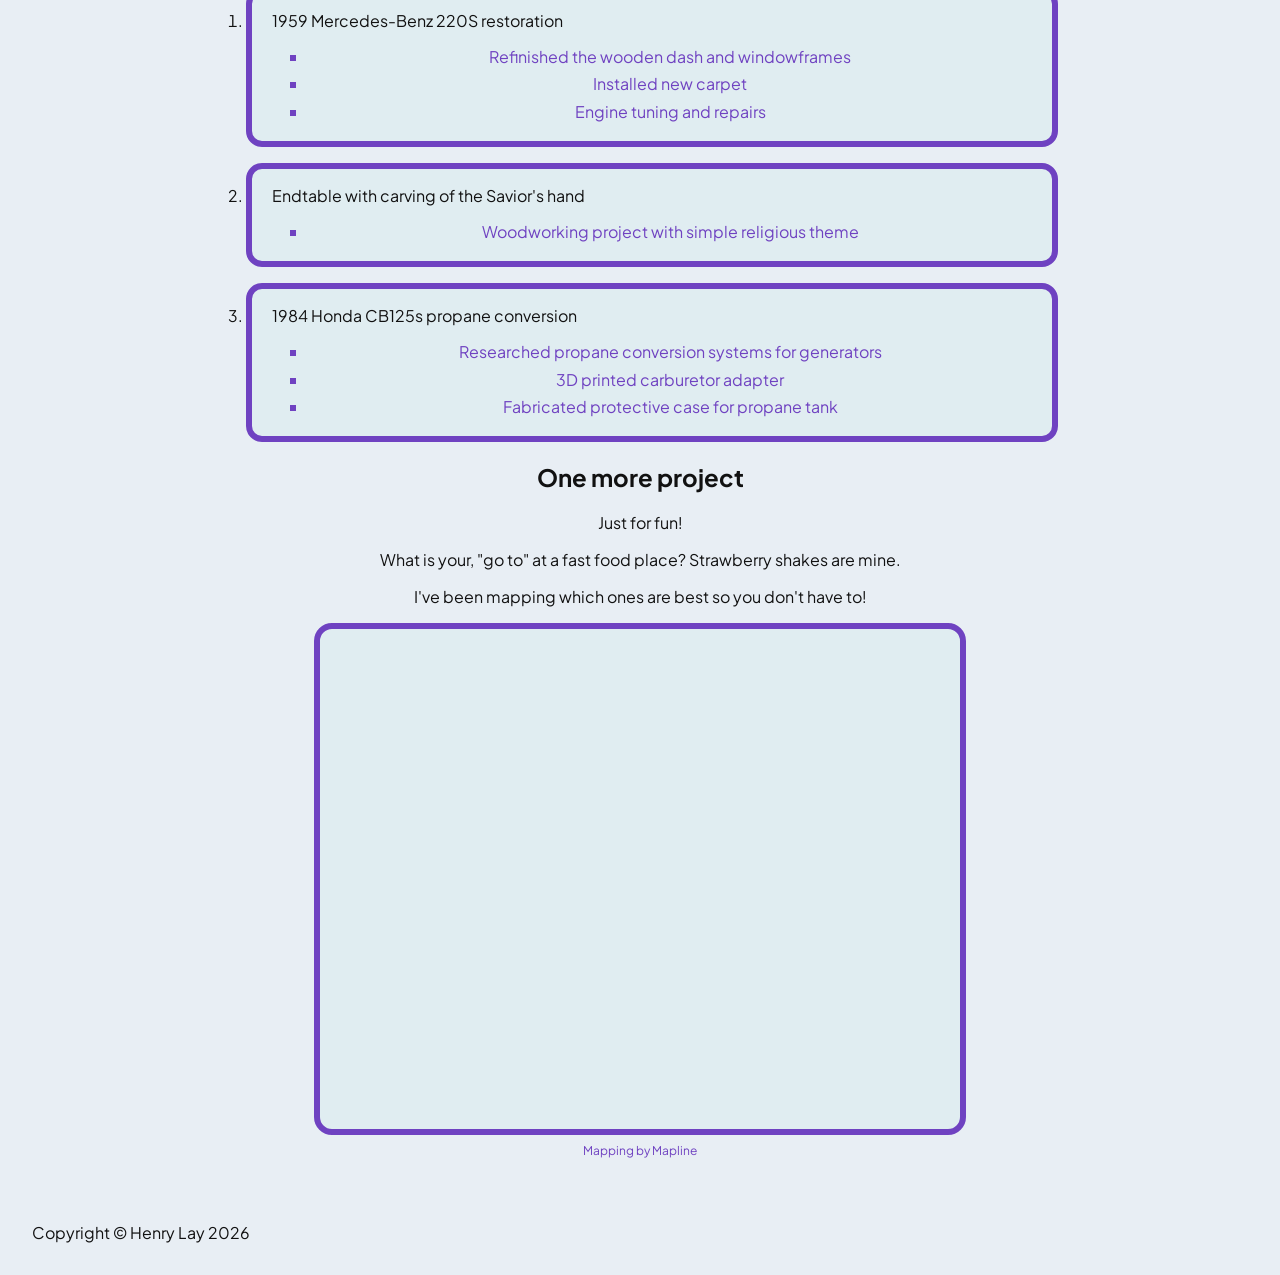
<file: Projects-scratch.html>
<!DOCTYPE html>
<html lang="en">
    <head>
        <meta charset="utf-8" />
        <meta name="viewport" content="width=device-width, initial-scale=1, shrink-to-fit=no" />
        <meta name="description" content="" />
        <meta name="author" content="" />
        <title>Projects-scratch</title>
        <link rel="icon" type="image/x-icon" href="favicon.ico" />
        <!-- Custom Google font-->
        <link rel="preconnect" href="https://fonts.googleapis.com" />
        <link rel="preconnect" href="https://fonts.gstatic.com" crossorigin />
        <link href="https://fonts.googleapis.com/css2?family=Plus+Jakarta+Sans:wght@100;200;300;400;500;600;700;800;900&amp;display=swap" rel="stylesheet" />
        <link rel="stylesheet" href="Projects-styles.css" />
    </head>
    <body class="d-flex flex-column h-100 bg-light">
        <main class="flex-shrink-0">
            <!-- Navigation-->
            <nav>
                <div>
                    <div>
                        <ul>
                            <li><a href="index.html">Home</a></li>
                            <li><a href="resume.html">Resume</a></li>
                            <li><a href="Projects-scratch.html">Projects</a></li>
                            <li><a href="Builder.html">Builder</a></li>
                            <li><a href="contact.html">Contact</a></li>
                        </ul>
                    </div>
                </div>
            </nav>
            <!-- Projects Section-->
            <section>
                <div>
                    <div class="video-wrapper">
                        <iframe
                            src="https://www.youtube.com/embed/t0IX_cSgkEc?si=FRK63CxMm6ulybJr"
                            title="YouTube video player"
                            allow="accelerometer; autoplay; clipboard-write; encrypted-media; gyroscope; picture-in-picture; web-share"
                            referrerpolicy="strict-origin-when-cross-origin"
                            allowfullscreen>
                        </iframe>
                    </div>
                    <div>
                        <h1>Projects</h1>
                    </div>
                    <div>
                        <div>
                            <!-- Project Card 1-->
                            <div class="project-card-slideshow-card">
                                <div>
                                    <div>
                                        <div class="project-card-content">
                                            <h2>Frankencycle</h2>
                                            <p>While in highschool, I was given an old quad, but only two tires held air. Naturally I cut and welded the frame to accomodate the loss of two wheels, and I ended up with a homemade fat tire dirtbike!</p>
                                        </div>
                                        <img class="project-card-image" data-project="project-one" src="IMG_1538.webp" alt="Frankencycle project image 1" />
                                    </div>
                                </div>
                            </div>
                            <!-- Project Card 2-->
                            <div class="project-card-slideshow-card project-card-slideshow-card--secondary">
                                <div>
                                    <div>
                                        <div class="project-card-content">
                                            <h2>Pickup Truck</h2>
                                            <p>I have had this truck for several years now, and it hasn't always looked this nice. I bought it for $500 after it had been wrecked and left to die in a field. I was able to repair the frame and some other systems, and now it runs great! I have also done some minor modifications such as upgrading the wheels and tires, making a new lower facia with a bull bar and lights, and fun things like replacing the shift knobs.</p>
                                        </div>
                                        <img class="project-card-image project-card-image--secondary" data-project="project-two" src="Slide1.JPG" alt="Pickup Truck project image 1" />
                                    </div>
                                </div>
                            </div>
                        </div>
                        <h2>Other Projects</h2>
                        <div class="project-list-boxes">
                            <ol>
                                <li>1959 Mercedes-Benz 220S restoration
                                    <ul>
                                        <li>Refinished the wooden dash and windowframes</li>
                                        <li>Installed new carpet</li>
                                        <li>Engine tuning and repairs</li>
                                    </ul>
                                </li>
                                <li>Endtable with carving of the Savior's hand
                                    <ul>
                                        <li>Woodworking project with simple religious theme</li>
                                    </ul>
                                </li>
                                <li>1984 Honda CB125s propane conversion
                                    <ul>
                                        <li>Researched propane conversion systems for generators</li>
                                        <li>3D printed carburetor adapter</li>
                                        <li>Fabricated protective case for propane tank</li>
                                    </ul>
                                </li>
                            </ol>
                        </div>
                        <Div>
                            <h2>One more project</h2>
                            <p>Just for fun!</p>
                            <p>What is your, "go to" at a fast food place? Strawberry shakes are mine.</p>
                            <p>I've been mapping which ones are best so you don't have to!</p>
                        </Div>
                        <div class="video-wrapper mapline-wrapper">
                            <iframe
                                src="https://app.mapline.com/dashboard/dshb_78ccaccb/aFRseERMNXB4RVRhOXJwYUdOU1hPdStLTnZUUVR3UGtNN0Y0dm"
                                title="Mapline route visualization"
                                allow="geolocation *">
                            </iframe>
                        </div>
                        <div class="mapline-credit">
                            <a href="https://mapline.com" target="_blank" rel="noreferrer">Mapping by Mapline</a>
                        </div>
                    </div>
                </div>
            </section>
        </main>
        <footer>
            <div>
                <div>
                    <div>Copyright &copy; Henry Lay 2026</div>
                </div>
            </div>
        </footer>
        <a href="#top" class="back-to-top">Back to top</a>
        <script src="scripts.js"></script>
    </body>
</html>
</file>
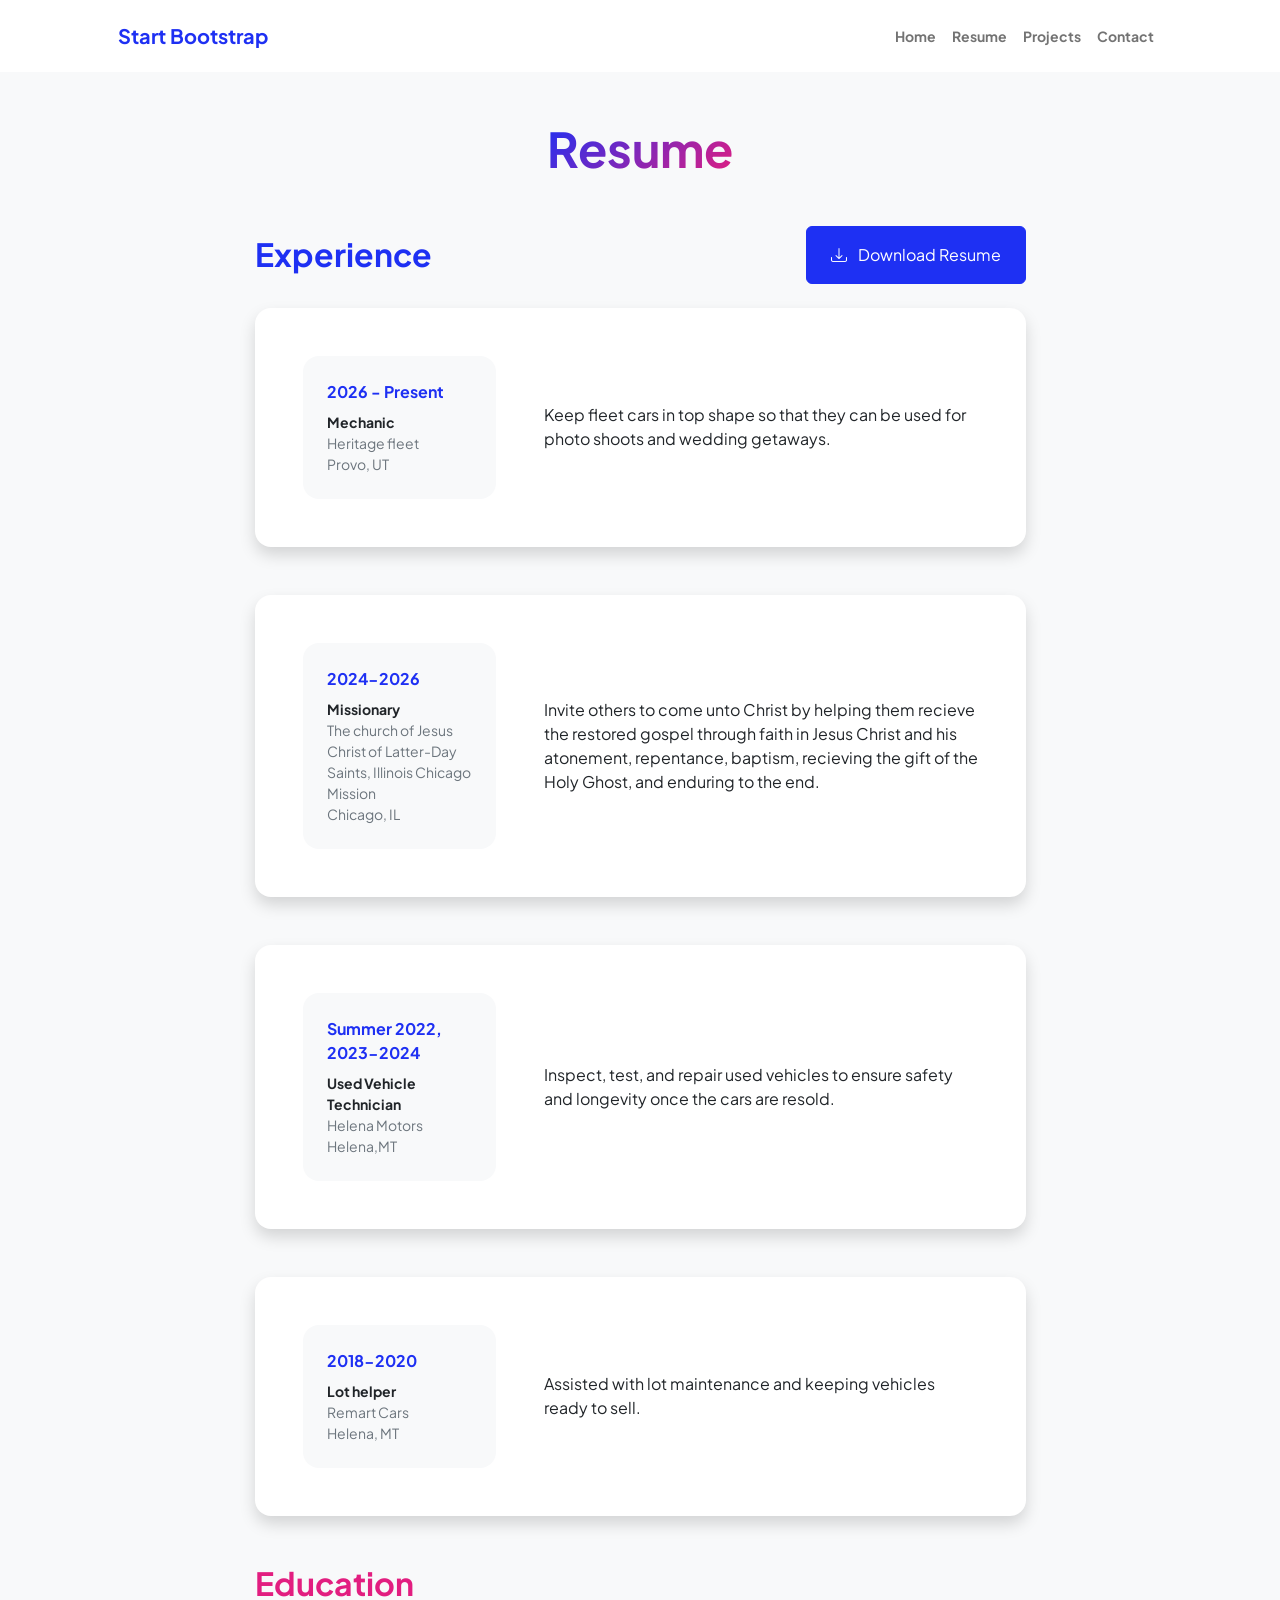
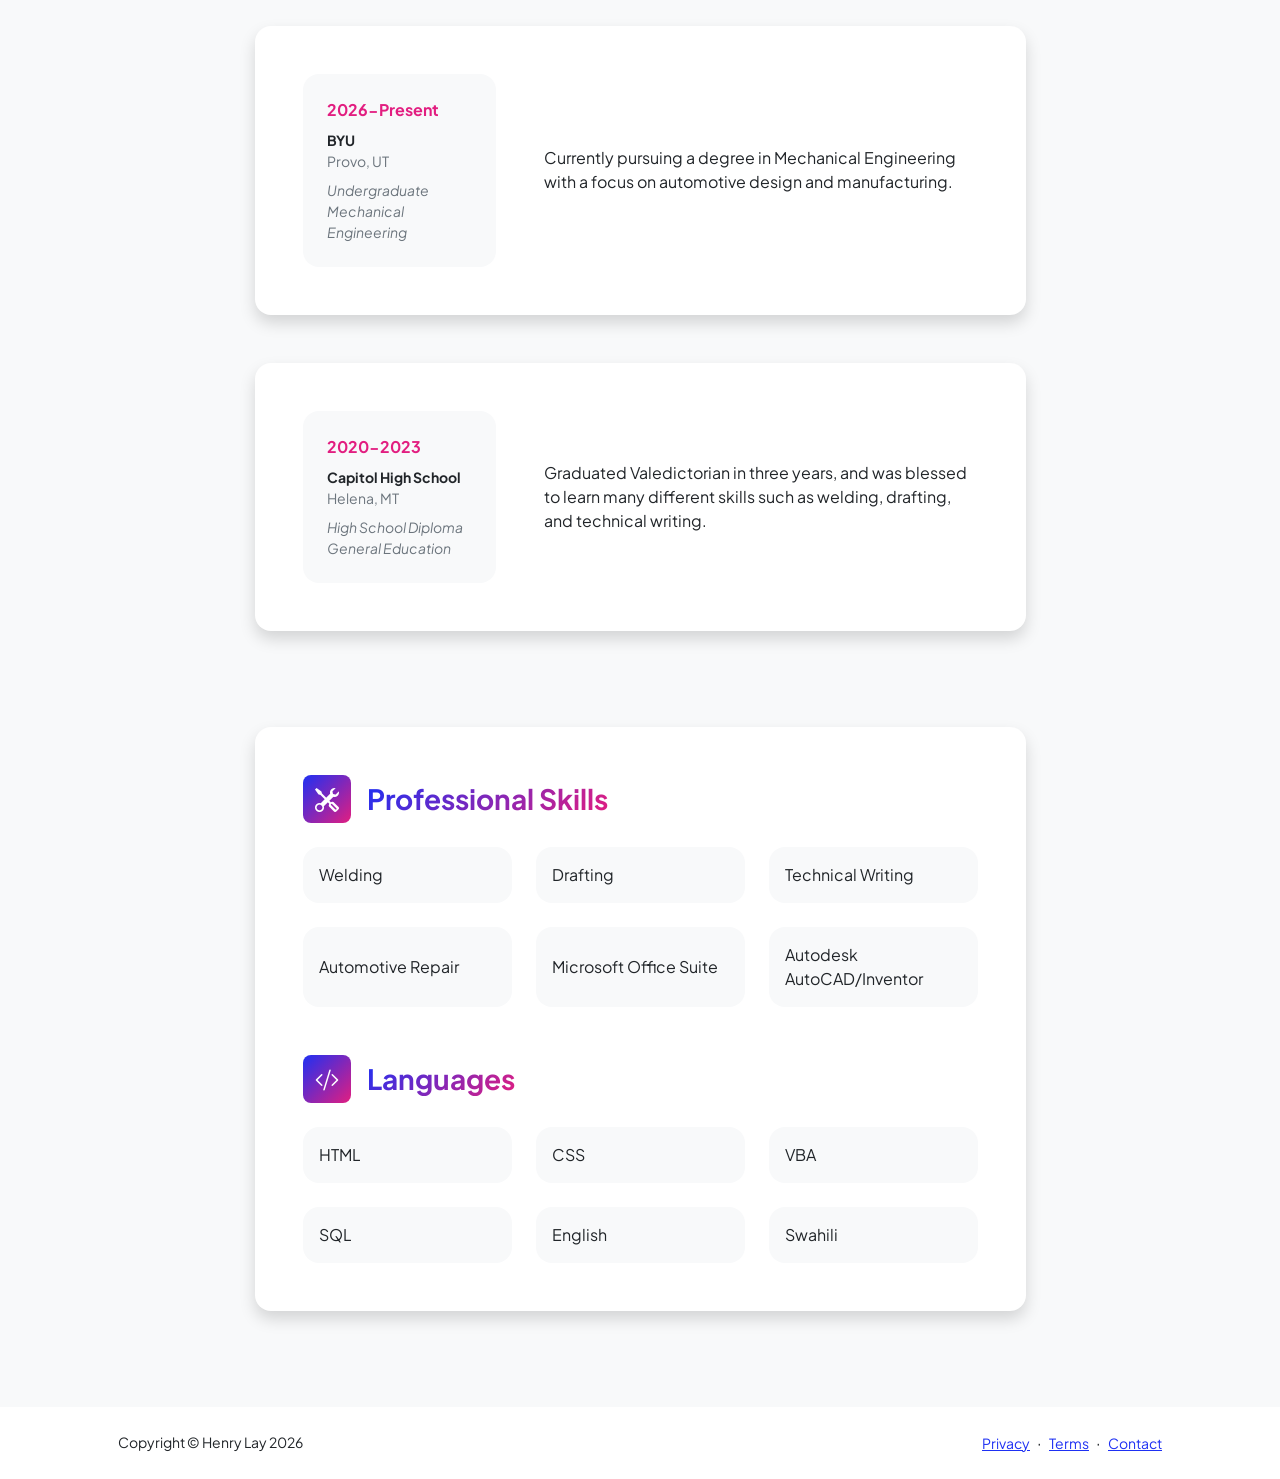
<file: resume.html>
<!DOCTYPE html>
<html lang="en">
    <head>
        <meta charset="utf-8" />
        <meta name="viewport" content="width=device-width, initial-scale=1, shrink-to-fit=no" />
        <meta name="description" content="" />
        <meta name="author" content="" />
        <title>Personal - Start Bootstrap Template</title>
        <!-- Favicon-->
        <link rel="icon" type="image/x-icon" href="favicon.ico" />
        <!-- Custom Google font-->
        <link rel="preconnect" href="https://fonts.googleapis.com" />
        <link rel="preconnect" href="https://fonts.gstatic.com" crossorigin />
        <link href="https://fonts.googleapis.com/css2?family=Plus+Jakarta+Sans:wght@100;200;300;400;500;600;700;800;900&amp;display=swap" rel="stylesheet" />
        <!-- Bootstrap icons-->
        <link href="https://cdn.jsdelivr.net/npm/bootstrap-icons@1.8.1/font/bootstrap-icons.css" rel="stylesheet" />
        <!-- Core theme CSS (includes Bootstrap)-->
        <link href="styles.css" rel="stylesheet" />
    </head>
    <body class="d-flex flex-column h-100 bg-light">
        <main class="flex-shrink-0">
            <!-- Navigation-->
            <nav class="navbar navbar-expand-lg navbar-light bg-white py-3">
                <div class="container px-5">
                    <a class="navbar-brand" href="index.html"><span class="fw-bolder text-primary">Start Bootstrap</span></a>
                    <button class="navbar-toggler" type="button" data-bs-toggle="collapse" data-bs-target="#navbarSupportedContent" aria-controls="navbarSupportedContent" aria-expanded="false" aria-label="Toggle navigation"><span class="navbar-toggler-icon"></span></button>
                    <div class="collapse navbar-collapse" id="navbarSupportedContent">
                        <ul class="navbar-nav ms-auto mb-2 mb-lg-0 small fw-bolder">
                            <li class="nav-item"><a class="nav-link" href="index.html">Home</a></li>
                            <li class="nav-item"><a class="nav-link" href="resume.html">Resume</a></li>
                            <li class="nav-item"><a class="nav-link" href="Projects-scratch.html">Projects</a></li>
                            <li class="nav-item"><a class="nav-link" href="contact.html">Contact</a></li>
                        </ul>
                    </div>
                </div>
            </nav>
            <!-- Page Content-->
            <div class="container px-5 my-5">
                <div class="text-center mb-5">
                    <h1 class="display-5 fw-bolder mb-0"><span class="text-gradient d-inline">Resume</span></h1>
                </div>
                <div class="row gx-5 justify-content-center">
                    <div class="col-lg-11 col-xl-9 col-xxl-8">
                        <!-- Experience Section-->
                        <section>
                            <div class="d-flex align-items-center justify-content-between mb-4">
                                <h2 class="text-primary fw-bolder mb-0">Experience</h2>
                                <!-- Download resume button-->
                                <a class="btn btn-primary px-4 py-3" href="Henry’s awesome resume (1).docx" download>
                                    <div class="d-inline-block bi bi-download me-2"></div>
                                    Download Resume
                                </a>
                            </div>
                            <!-- Experience Card 1-->
                            <div class="card shadow border-0 rounded-4 mb-5">
                                <div class="card-body p-5">
                                    <div class="row align-items-center gx-5">
                                        <div class="col text-center text-lg-start mb-4 mb-lg-0">
                                            <div class="bg-light p-4 rounded-4">
                                                <div class="text-primary fw-bolder mb-2">2026 - Present</div>
                                                <div class="small fw-bolder">Mechanic</div>
                                                <div class="small text-muted">Heritage fleet</div>
                                                <div class="small text-muted">Provo, UT</div>
                                            </div>
                                        </div>
                                        <div class="col-lg-8"><div>Keep fleet cars in top shape so that they can be used for photo shoots and wedding getaways.</div></div>
                                    </div>
                                </div>
                            </div>
                            <!-- Experience Card 2-->
                            <div class="card shadow border-0 rounded-4 mb-5">
                                <div class="card-body p-5">
                                    <div class="row align-items-center gx-5">
                                        <div class="col text-center text-lg-start mb-4 mb-lg-0">
                                            <div class="bg-light p-4 rounded-4">
                                                <div class="text-primary fw-bolder mb-2">2024-2026</div>
                                                <div class="small fw-bolder">Missionary</div>
                                                <div class="small text-muted">The church of Jesus Christ of Latter-Day Saints, Illinois Chicago Mission</div>
                                                <div class="small text-muted">Chicago, IL</div>
                                            </div>
                                        </div>
                                        <div class="col-lg-8"><div>Invite others to come unto Christ by helping them recieve the restored gospel through faith in Jesus Christ and his atonement, repentance, baptism, recieving the gift of the Holy Ghost, and enduring to the end.</div></div>
                                    </div>
                                </div>
                            </div>
                            <!-- Experience Card 3-->
                            <div class="card shadow border-0 rounded-4 mb-5">
                                <div class="card-body p-5">
                                    <div class="row align-items-center gx-5">
                                        <div class="col text-center text-lg-start mb-4 mb-lg-0">
                                            <div class="bg-light p-4 rounded-4">
                                                <div class="text-primary fw-bolder mb-2">Summer 2022, 2023-2024</div>
                                                <div class="small fw-bolder">Used Vehicle Technician</div>
                                                <div class="small text-muted">Helena Motors</div>
                                                <div class="small text-muted">Helena,MT</div>
                                            </div>
                                        </div>
                                        <div class="col-lg-8"><div>Inspect, test, and repair used vehicles to ensure safety and longevity once the cars are resold.</div></div>
                                    </div>
                                </div>
                            </div>
                            <!-- Experience Card 4-->
                            <div class="card shadow border-0 rounded-4 mb-5">
                                <div class="card-body p-5">
                                    <div class="row align-items-center gx-5">
                                        <div class="col text-center text-lg-start mb-4 mb-lg-0">
                                            <div class="bg-light p-4 rounded-4">
                                                <div class="text-primary fw-bolder mb-2">2018-2020</div>
                                                <div class="small fw-bolder">Lot helper</div>
                                                <div class="small text-muted">Remart Cars</div>
                                                <div class="small text-muted">Helena, MT</div>
                                            </div>
                                        </div>
                                        <div class="col-lg-8"><div>Assisted with lot maintenance and keeping vehicles ready to sell.</div></div>
                                    </div>
                                </div>
                            </div>
                        </section>
                        <!-- Education Section-->
                        <section>
                            <h2 class="text-secondary fw-bolder mb-4">Education</h2>
                            <!-- Education Card 1-->
                            <div class="card shadow border-0 rounded-4 mb-5">
                                <div class="card-body p-5">
                                    <div class="row align-items-center gx-5">
                                        <div class="col text-center text-lg-start mb-4 mb-lg-0">
                                            <div class="bg-light p-4 rounded-4">
                                                <div class="text-secondary fw-bolder mb-2">2026-Present</div>
                                                <div class="mb-2">
                                                    <div class="small fw-bolder">BYU</div>
                                                    <div class="small text-muted">Provo, UT</div>
                                                </div>
                                                <div class="fst-italic">
                                                    <div class="small text-muted">Undergraduate</div>
                                                    <div class="small text-muted">Mechanical Engineering</div>
                                                </div>
                                            </div>
                                        </div>
                                        <div class="col-lg-8"><div>Currently pursuing a degree in Mechanical Engineering with a focus on automotive design and manufacturing.</div></div>
                                    </div>
                                </div>
                            </div>
                            <!-- Education Card 2-->
                            <div class="card shadow border-0 rounded-4 mb-5">
                                <div class="card-body p-5">
                                    <div class="row align-items-center gx-5">
                                        <div class="col text-center text-lg-start mb-4 mb-lg-0">
                                            <div class="bg-light p-4 rounded-4">
                                                <div class="text-secondary fw-bolder mb-2">2020-2023</div>
                                                <div class="mb-2">
                                                    <div class="small fw-bolder">Capitol High School</div>
                                                    <div class="small text-muted">Helena, MT</div>
                                                </div>
                                                <div class="fst-italic">
                                                    <div class="small text-muted">High School Diploma</div>
                                                    <div class="small text-muted">General Education</div>
                                                </div>
                                            </div>
                                        </div>
                                        <div class="col-lg-8"><div>Graduated Valedictorian in three years, and was blessed to learn many different skills such as welding, drafting, and technical writing.</div></div>
                                    </div>
                                </div>
                            </div>
                        </section>
                        <!-- Divider-->
                        <div class="pb-5"></div>
                        <!-- Skills Section-->
                        <section>
                            <!-- Skillset Card-->
                            <div class="card shadow border-0 rounded-4 mb-5">
                                <div class="card-body p-5">
                                    <!-- Professional skills list-->
                                    <div class="mb-5">
                                        <div class="d-flex align-items-center mb-4">
                                            <div class="feature bg-primary bg-gradient-primary-to-secondary text-white rounded-3 me-3"><i class="bi bi-tools"></i></div>
                                            <h3 class="fw-bolder mb-0"><span class="text-gradient d-inline">Professional Skills</span></h3>
                                        </div>
                                        <div class="row row-cols-1 row-cols-md-3 mb-4">
                                            <div class="col mb-4 mb-md-0"><div class="d-flex align-items-center bg-light rounded-4 p-3 h-100">Welding</div></div>
                                            <div class="col mb-4 mb-md-0"><div class="d-flex align-items-center bg-light rounded-4 p-3 h-100">Drafting</div></div>
                                            <div class="col"><div class="d-flex align-items-center bg-light rounded-4 p-3 h-100">Technical Writing</div></div>
                                        </div>
                                        <div class="row row-cols-1 row-cols-md-3">
                                            <div class="col mb-4 mb-md-0"><div class="d-flex align-items-center bg-light rounded-4 p-3 h-100">Automotive Repair</div></div>
                                            <div class="col mb-4 mb-md-0"><div class="d-flex align-items-center bg-light rounded-4 p-3 h-100">Microsoft Office Suite</div></div>
                                            <div class="col"><div class="d-flex align-items-center bg-light rounded-4 p-3 h-100">Autodesk AutoCAD/Inventor</div></div>
                                        </div>
                                    </div>
                                    <!-- Languages list-->
                                    <div class="mb-0">
                                        <div class="d-flex align-items-center mb-4">
                                            <div class="feature bg-primary bg-gradient-primary-to-secondary text-white rounded-3 me-3"><i class="bi bi-code-slash"></i></div>
                                            <h3 class="fw-bolder mb-0"><span class="text-gradient d-inline">Languages</span></h3>
                                        </div>
                                        <div class="row row-cols-1 row-cols-md-3 mb-4">
                                            <div class="col mb-4 mb-md-0"><div class="d-flex align-items-center bg-light rounded-4 p-3 h-100">HTML</div></div>
                                            <div class="col mb-4 mb-md-0"><div class="d-flex align-items-center bg-light rounded-4 p-3 h-100">CSS</div></div>
                                            <div class="col"><div class="d-flex align-items-center bg-light rounded-4 p-3 h-100">VBA</div></div>
                                        </div>
                                        <div class="row row-cols-1 row-cols-md-3">
                                            <div class="col mb-4 mb-md-0"><div class="d-flex align-items-center bg-light rounded-4 p-3 h-100">SQL</div></div>
                                            <div class="col mb-4 mb-md-0"><div class="d-flex align-items-center bg-light rounded-4 p-3 h-100">English</div></div>
                                            <div class="col"><div class="d-flex align-items-center bg-light rounded-4 p-3 h-100">Swahili</div></div>
                                        </div>
                                    </div>
                                </div>
                            </div>
                        </section>
                    </div>
                </div>
            </div>
        </main>
        <!-- Footer-->
        <footer class="bg-white py-4 mt-auto">
            <div class="container px-5">
                <div class="row align-items-center justify-content-between flex-column flex-sm-row">
                    <div class="col-auto"><div class="small m-0">Copyright &copy; Henry Lay 2026</div></div>
                    <div class="col-auto">
                        <a class="small" href="#!">Privacy</a>
                        <span class="mx-1">&middot;</span>
                        <a class="small" href="#!">Terms</a>
                        <span class="mx-1">&middot;</span>
                        <a class="small" href="#!">Contact</a>
                    </div>
                </div>
            </div>
        </footer>
        <!-- Bootstrap core JS-->
        <script src="https://cdn.jsdelivr.net/npm/bootstrap@5.2.3/dist/js/bootstrap.bundle.min.js"></script>
        <!-- Core theme JS-->
        <script src="scripts.js"></script>
    </body>
</html>
</file>
<file: Projects-styles.css>
body {
  margin: 0;
  font-family: "Plus Jakarta Sans", sans-serif;
  background: #e8eef4;
  color: #111;
  text-align: center;
}

main {
  display: flex;
  flex-direction: column;
  align-items: center;
  gap: 2rem;
  padding: 2rem 1rem 3rem;
}

nav {
  text-align: left;
  width: 100%;
  padding: 1rem 2rem 0;
  border-bottom: 6px solid #6f42c1;
}

nav ul {
  display: flex;
  justify-content: flex-start;
  align-items: center;
  gap: 1.5rem;
  list-style: none;
  margin: 0;
  padding: 0 0 1rem;
  flex-wrap: wrap;
}

nav li {
  display: inline-block;
}

nav a {
  color: #111;
  text-decoration: none;
  border: 3px solid #6f42c1;
  border-radius: 10px;
  padding: 0.5rem 0.9rem;
  display: inline-block;
  background: #e0edf1;
}

section {
  width: min(1100px, 100%);
  display: flex;
  flex-direction: column;
  align-items: center;
  gap: 2rem;
}

.video-wrapper {
  width: 100%;
  display: flex;
  justify-content: center;
  align-items: center;
}

.video-wrapper iframe {
  width: min(100%, 560px);
  height: 315px;
  border: 6px solid #6f42c1;
  border-radius: 18px;
  display: block;
  background: #e0edf1;
}

.mapline-wrapper iframe {
  width: min(100%, 640px);
  height: 500px;
  max-height: none;
}

.mapline-credit {
  margin-top: 0.5rem;
  text-align: center;
  font-size: 0.75rem;
}

.mapline-credit a {
  color: #6f42c1;
  text-decoration: none;
}

section > div {
  width: 100%;
  display: flex;
  flex-direction: column;
  align-items: center;
  gap: 2rem;
}

.project-card-slideshow-card {
  width: min(100%, 900px);
  display: flex;
  flex-direction: column;
  gap: 1.5rem;
  align-items: center;
  margin: 0 auto;
  border: 6px solid #6f42c1;
  border-radius: 18px;
  padding: 1rem;
  background: #e0edf1;
}

.project-card-slideshow-card > div {
  width: 100%;
}

.project-card-slideshow-card > div > div {
  display: flex;
  align-items: center;
  justify-content: center;
  gap: 2rem;
  width: 100%;
}

.project-card-content {
  max-width: 440px;
  text-align: center;
}

.project-card-content h2,
.project-card-content p,
 h1,
 h2,
 ol,
 ul,
 li {
  text-align: center;
}

.project-card-image {
  width: 300px;
  height: 400px;
  object-fit: cover;
  border-radius: 12px;
  border: 6px solid #6f42c1;
  display: block;
  opacity: 1;
  transition: opacity 0.8s ease-in-out;
}

.project-list-boxes {
  width: min(760px, 100%);
  margin: 0 auto;
  display: flex;
  justify-content: center;
}

.project-list-boxes ol {
  width: 100%;
  margin: 0;
  padding: 0;
  list-style-position: outside;
  display: grid;
  gap: 1rem;
  justify-items: center;
}

.project-list-boxes > ol > li {
  width: min(100%, 760px);
  border: 6px solid #6f42c1;
  border-radius: 16px;
  padding: 1rem 1.25rem;
  background: #e0edf1;
  text-align: left;
  list-style: decimal;
  margin-left: 1.5rem;
}

.project-list-boxes ul {
  margin: 0.75rem 0 0 1.25rem;
  padding-left: 1rem;
  text-align: left;
  list-style: square;
  color: #6f42c1;
}

.project-list-boxes ul li {
  list-style: square;
  border: none;
  padding: 0.2rem 0;
  background: transparent;
  width: auto;
  margin-left: 0;
  color: #6f42c1;
}

footer {
  text-align: left;
  padding: 1rem 2rem 2rem;
}

footer > div {
  width: 100%;
}

footer > div > div {
  display: flex;
  justify-content: flex-start;
  align-items: center;
}

.back-to-top {
  position: fixed;
  right: 1.25rem;
  bottom: 1.25rem;
  z-index: 1000;
  display: inline-block;
  background: #6f42c1;
  color: #ffffff;
  text-decoration: none;
  padding: 0.7rem 1rem;
  border-radius: 999px;
  font-weight: 700;
  box-shadow: 0 4px 12px rgba(111, 66, 193, 0.25);
}

.back-to-top:hover {
  background: #5630a1;
}

@media (max-width: 700px) {
  .project-card-slideshow-card > div > div {
    flex-direction: column;
  }

  .project-card-content {
    max-width: 100%;
  }
}
</file>
